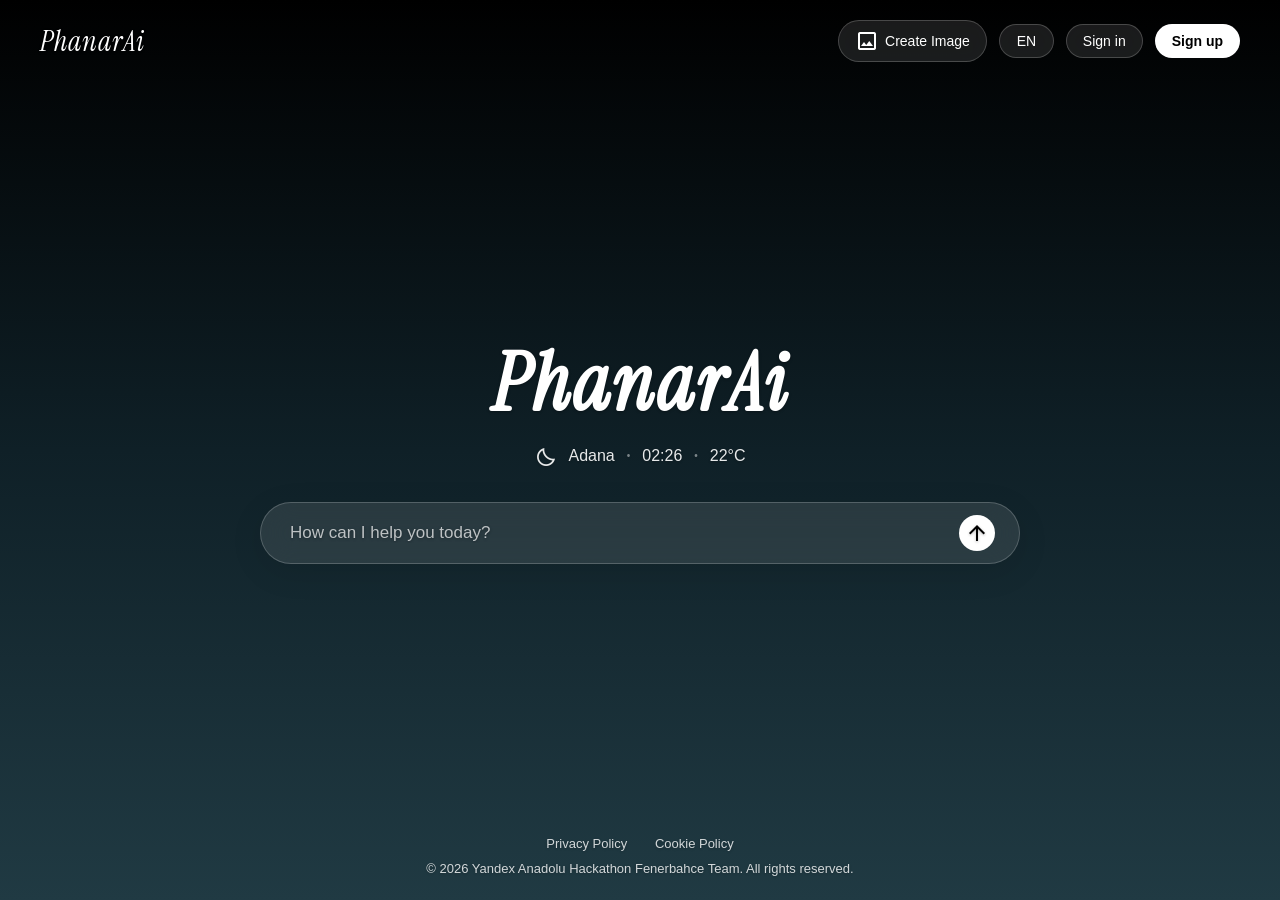
<file: index.html>
<!DOCTYPE html>
<html lang="tr">
<head>
    <meta charset="UTF-8">
    <meta name="viewport" content="width=device-width, initial-scale=1.0">
    <title>PhanarAi - Your Weather Companion</title>
    <link rel="stylesheet" href="style.css">
    <link rel="preconnect" href="https://fonts.googleapis.com">
    <link rel="preconnect" href="https://fonts.gstatic.com" crossorigin>
    <link href="https://fonts.googleapis.com/css2?family=Instrument+Serif:ital@1&display=swap" rel="stylesheet">
    <link rel="stylesheet" href="https://fonts.googleapis.com/css2?family=Material+Symbols+Outlined:opsz,wght,FILL,GRAD@24,400,0,0" />
</head>
<body>
    <script>
        (function(){
            const h = new Date().getHours();
            let t = 'night';
            if(h>=6 && h<8) t='sunrise';
            else if(h>=8 && h<12) t='morning';
            else if(h>=12 && h<17) t='noon';
            else if(h>=17 && h<19) t='sunset';
            else if(h>=19 && h<22) t='evening';
            document.body.className = `time-${t} weather-clear`;
        })();
    </script>
    
    <div id="sky-gradient"></div>
    <div id="clouds-layer"></div>
    <div id="fog-layer"></div>
    <canvas id="weather-canvas"></canvas>
    <div id="lightning-layer"></div>

    <nav class="navbar">
        <div class="nav-left">
            <span class="logo-font nav-logo" onclick="window.location.href='index.html'" style="cursor: pointer;">PhanarAi</span>
        </div>
        <button class="hamburger-btn" id="hamburger-btn">
            <span class="material-symbols-outlined">menu</span>
        </button>
        <div class="nav-right" id="nav-right">
            <button class="glass-btn" id="create-img-btn">
                <span class="material-symbols-outlined">image</span>
                <span id="txt-create-image">Create Image</span>
            </button>
            <select class="glass-btn" id="lang-select">
                <option value="en">EN</option>
                <option value="tr">TR</option>
                <option value="ru">RU</option>
            </select>
            <button class="glass-btn login-btn" id="nav-login" onclick="window.location.href='login.html'">Sign in</button>
            <button class="glass-btn signup-btn" id="nav-signup" onclick="window.location.href='signup.html'">Sign up</button>
        </div>
    </nav>

    <main class="center-content">
        <h1 class="logo-font main-logo">PhanarAi</h1>
        
        <div class="weather-widget">
            <span class="material-symbols-outlined" id="weather-icon">clear_night</span>
            <span id="location-text">Adana</span>
            <span class="dot-separator">•</span>
            <span id="time-text">--:--</span>
            <span class="dot-separator">•</span>
            <span id="temp-text">22°C</span>
        </div>
        
        <div class="search-container glass-panel">
            <input type="text" id="search-input" placeholder="How can I help you today?">
            <div class="search-actions">
                <span class="material-symbols-outlined icon-btn enter-btn">arrow_upward</span>
            </div>
        </div>
    </main>

    <footer>
        <div class="footer-links">
            <a href="#" id="txt-privacy">Privacy Policy</a>
            <a href="#" id="txt-cookie">Cookie Policy</a>
        </div>
        <div class="copyright">© 2026 Yandex Anadolu Hackathon Fenerbahce Team. All rights reserved.</div>
    </footer>

    <script src="weather.js"></script>
    <script src="main.js"></script>
</body>
</html>
</file>
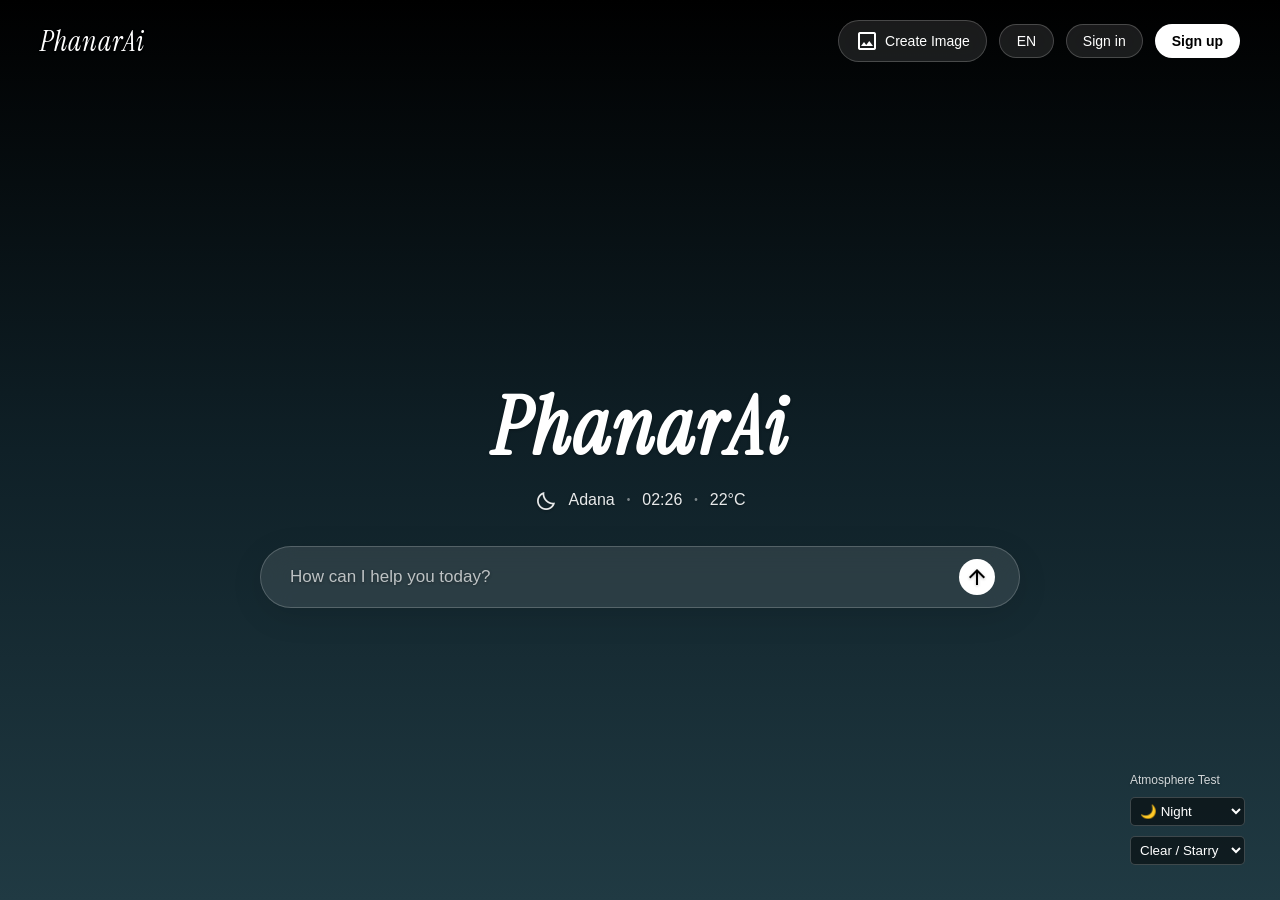
<file: indextest.html>
<!DOCTYPE html>
<html lang="tr">
<head>
    <meta charset="UTF-8">
    <meta name="viewport" content="width=device-width, initial-scale=1.0">
    <title>PhanarAi - Test Environment</title>
    <link rel="stylesheet" href="style.css">
    <link rel="preconnect" href="https://fonts.googleapis.com">
    <link rel="preconnect" href="https://fonts.gstatic.com" crossorigin>
    <link href="https://fonts.googleapis.com/css2?family=Instrument+Serif:ital@1&display=swap" rel="stylesheet">
    <link rel="stylesheet" href="https://fonts.googleapis.com/css2?family=Material+Symbols+Outlined:opsz,wght,FILL,GRAD@24,400,0,0" />
</head>
<body class="time-night weather-clear">
    
    <div id="sky-gradient"></div>
    <div id="clouds-layer"></div>
    <div id="fog-layer"></div>
    <canvas id="weather-canvas"></canvas>
    <div id="lightning-layer"></div>

    <nav class="navbar">
        <div class="nav-left">
            <span class="logo-font nav-logo" onclick="window.location.href='index.html'" style="cursor: pointer;">PhanarAi</span>
        </div>
        <button class="hamburger-btn" id="hamburger-btn">
            <span class="material-symbols-outlined">menu</span>
        </button>
        <div class="nav-right" id="nav-right">
            <button class="glass-btn" id="create-img-btn">
                <span class="material-symbols-outlined">image</span>
                <span id="txt-create-image">Create Image</span>
            </button>
            <select class="glass-btn" id="lang-select">
                <option value="en">EN</option>
                <option value="tr">TR</option>
                <option value="ru">RU</option>
            </select>
            <button class="glass-btn login-btn" id="nav-login" onclick="window.location.href='login.html'">Sign in</button>
            <button class="glass-btn signup-btn" id="nav-signup" onclick="window.location.href='signup.html'">Sign up</button>
        </div>
    </nav>

    <main class="center-content">
        <h1 class="logo-font main-logo">PhanarAi</h1>
        
        <div class="weather-widget">
            <span class="material-symbols-outlined" id="weather-icon">clear_night</span>
            <span id="location-text">Adana</span>
            <span class="dot-separator">•</span>
            <span id="time-text">--:--</span>
            <span class="dot-separator">•</span>
            <span id="temp-text">22°C</span>
        </div>
        
        <div class="search-container glass-panel">
            <input type="text" id="search-input" placeholder="How can I help you today?">
            <div class="search-actions">
                <span class="material-symbols-outlined icon-btn enter-btn">arrow_upward</span>
            </div>
        </div>
    </main>

    <div class="dev-menu glass-panel">
        <label style="font-size: 12px; opacity: 0.8;">Atmosphere Test</label>
        <select id="dev-time">
            <option value="sunrise">🌅 Sunrise</option>
            <option value="morning">☀️ Morning</option>
            <option value="noon">🌞 Noon</option>
            <option value="sunset">🌇 Sunset</option>
            <option value="evening">🌆 Evening</option>
            <option value="night" selected>🌙 Night</option>
        </select>
        <select id="dev-weather">
            <option value="clear" selected>Clear / Starry</option>
            <option value="clouds">Cloudy</option>
            <option value="rain">Rainy</option>
            <option value="heavy-rain">Heavy Rain</option>
            <option value="snow">Snowy</option>
            <option value="thunder">Thunderstorm</option>
            <option value="fog">Foggy</option>
        </select>
    </div>

    <script src="weather.js"></script>
    <script src="main.js"></script>

    <script>
        document.addEventListener('DOMContentLoaded', () => {
            const devTime = document.getElementById('dev-time');
            const devWeather = document.getElementById('dev-weather');

            setTimeout(() => {
                applyDevSettings();
            }, 150);

            devTime.addEventListener('change', applyDevSettings);
            devWeather.addEventListener('change', applyDevSettings);

            function applyDevSettings() {
                const time = devTime.value;
                const weather = devWeather.value;

                document.body.className = `time-${time} weather-${weather}`;

                if (window.setWeatherEffect) {
                    window.setWeatherEffect(weather);
                }

                const icon = document.getElementById('weather-icon');
                if (icon) {
                    let name = 'clear_day';
                    if (weather === 'clear') name = (time === 'night' || time === 'evening') ? 'clear_night' : 'clear_day';
                    else if (weather === 'clouds') name = 'cloud';
                    else if (weather === 'rain') name = 'rainy';
                    else if (weather === 'heavy-rain') name = 'storm';
                    else if (weather === 'snow') name = 'snowing';
                    else if (weather === 'thunder') name = 'thunderstorm';
                    else if (weather === 'fog') name = 'foggy';
                    icon.textContent = name;
                }
            }
        });
    </script>
</body>
</html>
</file>
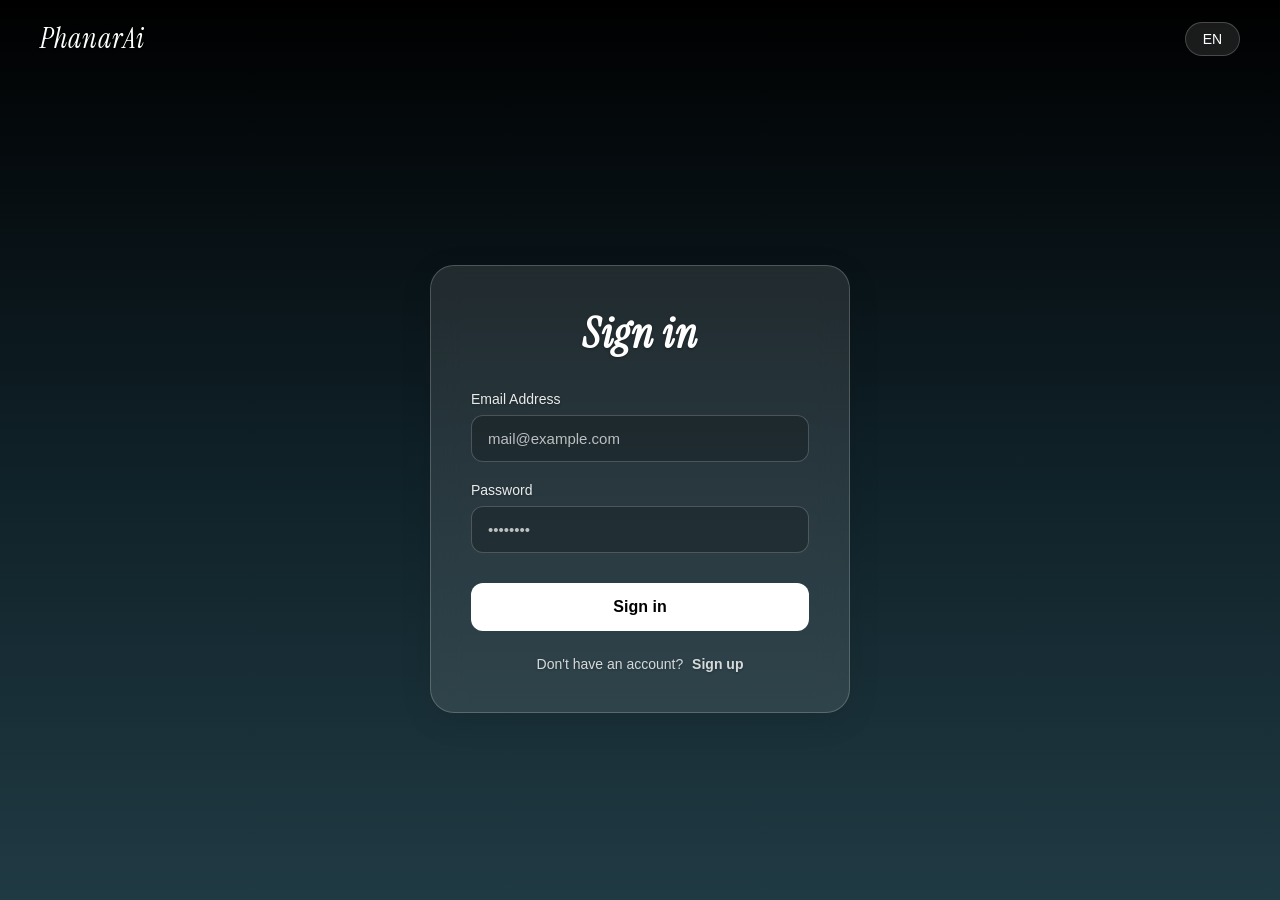
<file: login.html>
<!DOCTYPE html>
<html lang="tr">
<head>
    <meta charset="UTF-8">
    <meta name="viewport" content="width=device-width, initial-scale=1.0">
    <title>PhanarAi - Sign In</title>
    <link rel="stylesheet" href="style.css">
    <link rel="preconnect" href="https://fonts.googleapis.com">
    <link rel="preconnect" href="https://fonts.gstatic.com" crossorigin>
    <link href="https://fonts.googleapis.com/css2?family=Instrument+Serif:ital@1&display=swap" rel="stylesheet">
    <link rel="stylesheet" href="https://fonts.googleapis.com/css2?family=Material+Symbols+Outlined:opsz,wght,FILL,GRAD@24,400,0,0" />
</head>
<body>
    <script>
        (function(){
            const h = new Date().getHours();
            let t = 'night';
            if(h>=6 && h<8) t='sunrise';
            else if(h>=8 && h<12) t='morning';
            else if(h>=12 && h<17) t='noon';
            else if(h>=17 && h<19) t='sunset';
            else if(h>=19 && h<22) t='evening';
            document.body.className = `time-${t} weather-clear`;
        })();
    </script>
    
    <div id="sky-gradient"></div>
    <div id="clouds-layer"></div>
    <div id="fog-layer"></div>
    <canvas id="weather-canvas"></canvas>
    <div id="lightning-layer"></div>

    <nav class="navbar auth-navbar">
        <div class="nav-left">
            <span class="logo-font nav-logo" onclick="window.location.href='index.html'" style="cursor: pointer;">PhanarAi</span>
        </div>
        <div class="nav-right" id="nav-right">
            <select class="glass-btn" id="lang-select">
                <option value="en">EN</option>
                <option value="tr">TR</option>
                <option value="ru">RU</option>
            </select>
        </div>
    </nav>

    <main class="center-content">
        <div class="auth-container glass-panel">
            <h2 class="logo-font auth-title" id="txt-auth-title">Sign in</h2>
            
            <div class="input-group">
                <label id="txt-email-label">Email Address</label>
                <input type="email" id="email-input" placeholder="mail@example.com">
            </div>
            
            <div class="input-group">
                <label id="txt-pass-label">Password</label>
                <input type="password" id="pass-input" placeholder="••••••••">
            </div>
            
            <button class="auth-submit" id="btn-submit-login">Sign in</button>
            
            <div class="auth-link">
                <span id="txt-no-account">Don't have an account?</span> 
                <a href="signup.html" id="link-signup">Sign up</a>
            </div>
        </div>
    </main>

    <script src="weather.js"></script>
    <script src="main.js"></script>
</body>
</html>
</file>
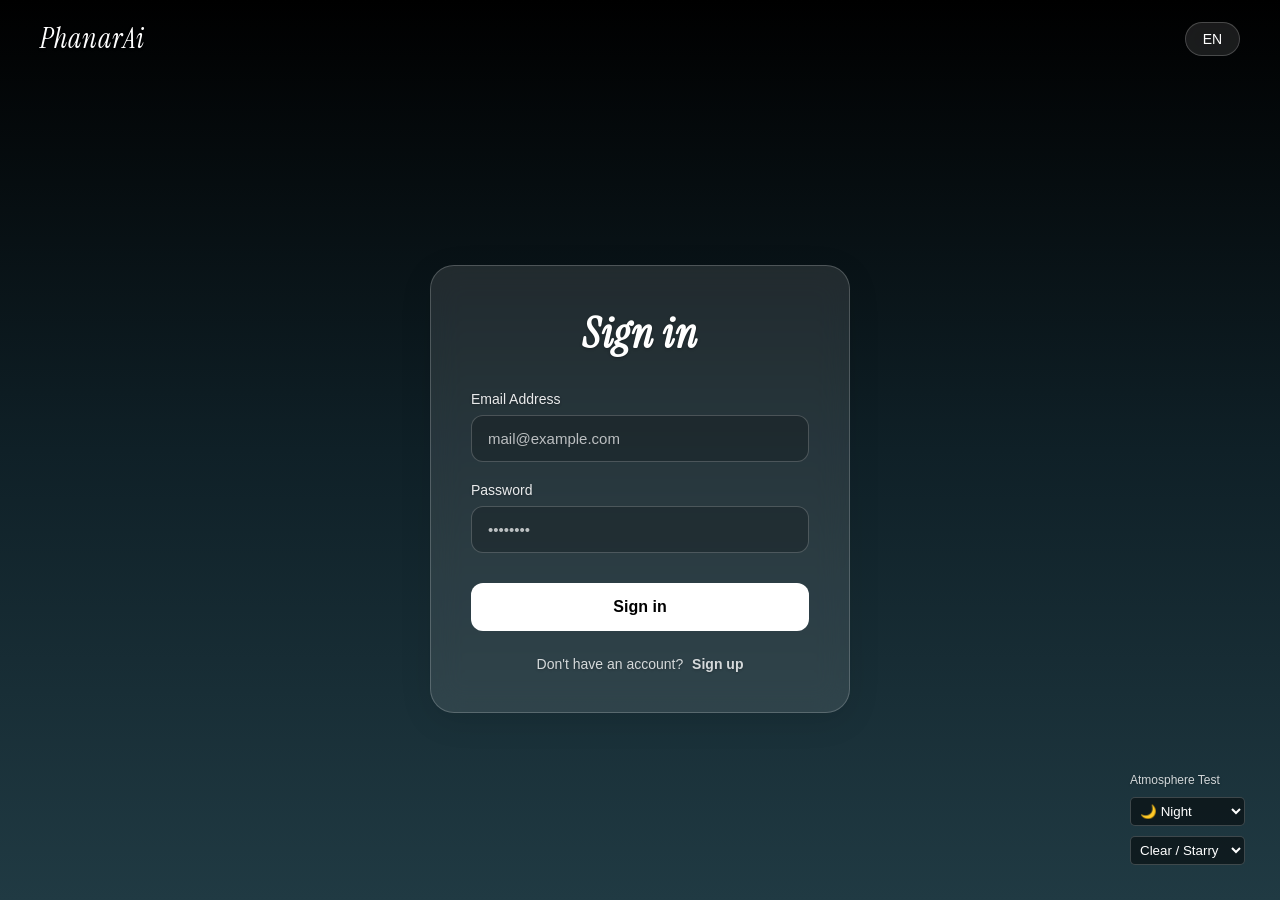
<file: logintest.html>
<!DOCTYPE html>
<html lang="tr">
<head>
    <meta charset="UTF-8">
    <meta name="viewport" content="width=device-width, initial-scale=1.0">
    <title>PhanarAi - Login Test</title>
    <link rel="stylesheet" href="style.css">
    <link rel="preconnect" href="https://fonts.googleapis.com">
    <link rel="preconnect" href="https://fonts.gstatic.com" crossorigin>
    <link href="https://fonts.googleapis.com/css2?family=Instrument+Serif:ital@1&display=swap" rel="stylesheet">
    <link rel="stylesheet" href="https://fonts.googleapis.com/css2?family=Material+Symbols+Outlined:opsz,wght,FILL,GRAD@24,400,0,0" />
</head>
<body class="time-night weather-clear">
    <div id="sky-gradient"></div>
    <div id="clouds-layer"></div>
    <div id="fog-layer"></div>
    <canvas id="weather-canvas"></canvas>
    <div id="lightning-layer"></div>

    <nav class="navbar auth-navbar">
        <div class="nav-left">
            <span class="logo-font nav-logo" onclick="window.location.href='index.html'" style="cursor: pointer;">PhanarAi</span>
        </div>
        <div class="nav-right" id="nav-right">
            <select class="glass-btn" id="lang-select">
                <option value="en">EN</option>
                <option value="tr">TR</option>
                <option value="ru">RU</option>
            </select>
        </div>
    </nav>

    <main class="center-content">
        <div class="auth-container glass-panel">
            <h2 class="logo-font auth-title" id="txt-auth-title">Sign in</h2>
            
            <div class="input-group">
                <label id="txt-email-label">Email Address</label>
                <input type="email" id="email-input" placeholder="mail@example.com">
            </div>
            
            <div class="input-group">
                <label id="txt-pass-label">Password</label>
                <input type="password" id="pass-input" placeholder="••••••••">
            </div>
            
            <button class="auth-submit" id="btn-submit-login">Sign in</button>
            
            <div class="auth-link">
                <span id="txt-no-account">Don't have an account?</span> 
                <a href="signup.html" id="link-signup">Sign up</a>
            </div>
        </div>
    </main>

    <div class="dev-menu glass-panel">
        <label style="font-size: 12px; opacity: 0.8;">Atmosphere Test</label>
        <select id="dev-time">
            <option value="sunrise">🌅 Sunrise</option>
            <option value="morning">☀️ Morning</option>
            <option value="noon">🌞 Noon</option>
            <option value="sunset">🌇 Sunset</option>
            <option value="evening">🌆 Evening</option>
            <option value="night" selected>🌙 Night</option>
        </select>
        <select id="dev-weather">
            <option value="clear" selected>Clear / Starry</option>
            <option value="clouds">Cloudy</option>
            <option value="rain">Rainy</option>
            <option value="heavy-rain">Heavy Rain</option>
            <option value="snow">Snowy</option>
            <option value="thunder">Thunderstorm</option>
            <option value="fog">Foggy</option>
        </select>
    </div>

    <script src="weather.js"></script>
    <script src="main.js"></script>
    <script>
        document.addEventListener('DOMContentLoaded', () => {
            const devTime = document.getElementById('dev-time');
            const devWeather = document.getElementById('dev-weather');
            setTimeout(() => applyDevSettings(), 150);
            devTime.addEventListener('change', applyDevSettings);
            devWeather.addEventListener('change', applyDevSettings);
            function applyDevSettings() {
                const time = devTime.value;
                const weather = devWeather.value;
                document.body.className = `time-${time} weather-${weather}`;
                if (window.setWeatherEffect) window.setWeatherEffect(weather);
            }
        });
    </script>
</body>
</html>
</file>
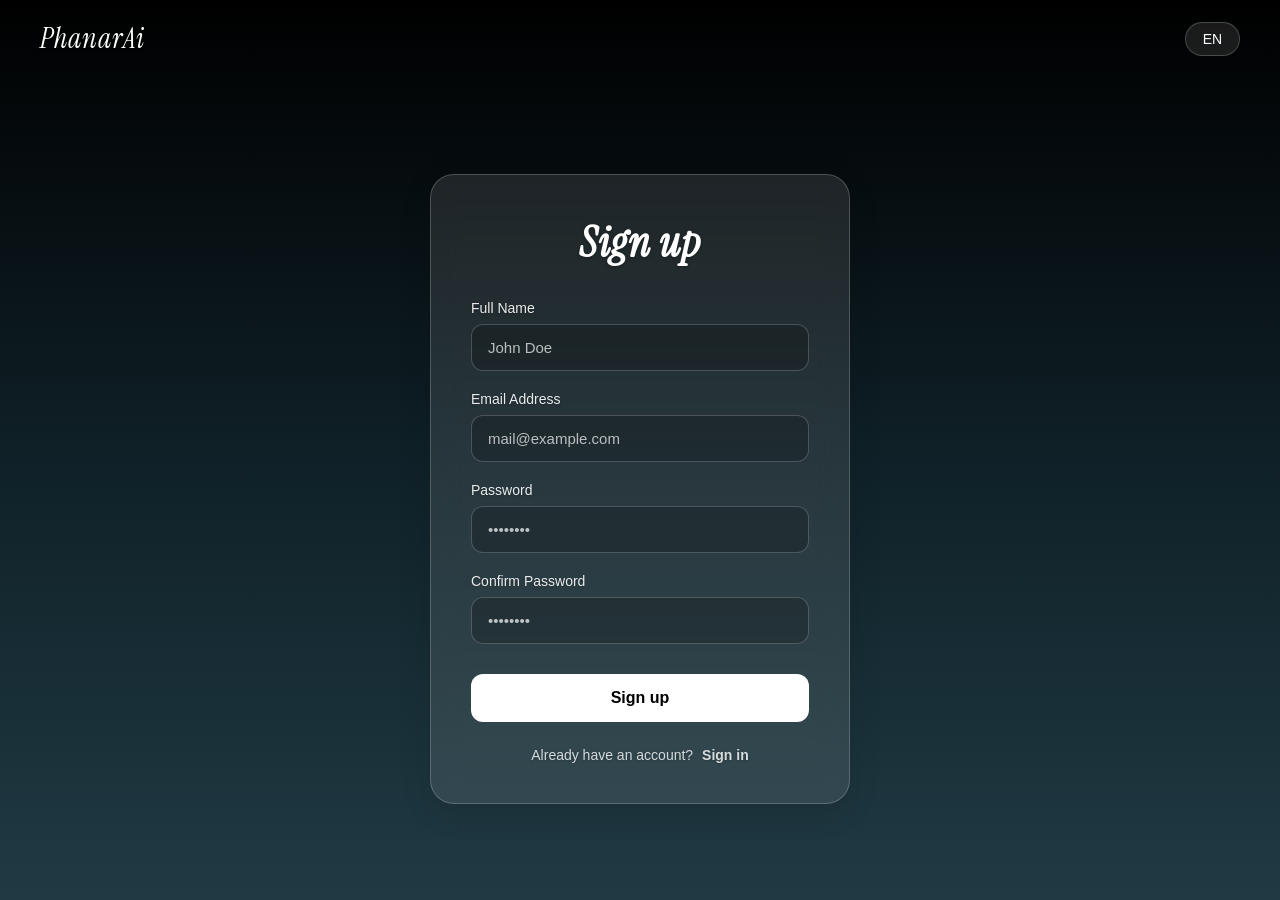
<file: signup.html>
<!DOCTYPE html>
<html lang="tr">
<head>
    <meta charset="UTF-8">
    <meta name="viewport" content="width=device-width, initial-scale=1.0">
    <title>PhanarAi - Sign Up</title>
    <link rel="stylesheet" href="style.css">
    <link rel="preconnect" href="https://fonts.googleapis.com">
    <link rel="preconnect" href="https://fonts.gstatic.com" crossorigin>
    <link href="https://fonts.googleapis.com/css2?family=Instrument+Serif:ital@1&display=swap" rel="stylesheet">
    <link rel="stylesheet" href="https://fonts.googleapis.com/css2?family=Material+Symbols+Outlined:opsz,wght,FILL,GRAD@24,400,0,0" />
</head>
<body class="time-night weather-clear">
    <div id="sky-gradient"></div>
    <div id="clouds-layer"></div>
    <div id="fog-layer"></div>
    <canvas id="weather-canvas"></canvas>
    <div id="lightning-layer"></div>

    <nav class="navbar auth-navbar">
        <div class="nav-left">
            <span class="logo-font nav-logo" onclick="window.location.href='index.html'">PhanarAi</span>
        </div>
        <div class="nav-right" id="nav-right">
            <select class="glass-btn" id="lang-select">
                <option value="en">EN</option>
                <option value="tr">TR</option>
                <option value="ru">RU</option>
            </select>
        </div>
    </nav>

    <main class="center-content">
        <div class="auth-container glass-panel">
            <h2 class="logo-font auth-title" id="txt-auth-title-up">Sign up</h2>
            
            <div class="input-group">
                <label id="txt-name-label">Full Name</label>
                <input type="text" id="name-input" placeholder="John Doe">
            </div>

            <div class="input-group">
                <label id="txt-email-label">Email Address</label>
                <input type="email" id="email-input" placeholder="mail@example.com">
            </div>
            
            <div class="input-group">
                <label id="txt-pass-label">Password</label>
                <input type="password" id="pass-input" placeholder="••••••••">
            </div>

            <div class="input-group">
                <label id="txt-pass-confirm-label">Confirm Password</label>
                <input type="password" id="pass-confirm-input" placeholder="••••••••">
            </div>
            
            <button class="auth-submit" id="btn-submit-signup">Sign up</button>
            
            <div class="auth-link">
                <span id="txt-has-account">Already have an account?</span> 
                <a href="login.html" id="link-signin">Sign in</a>
            </div>
        </div>
    </main>

    <script src="weather.js"></script>
    <script src="main.js"></script>
    <script src="auth.js"></script>
</body>
</html>
</file>
<file: style.css>
* { margin: 0; padding: 0; box-sizing: border-box; font-family: -apple-system, BlinkMacSystemFont, "Segoe UI", Roboto, sans-serif; }

:root {
    --ui-text: #ffffff;
    --ui-inverse-text: #000000;
    --ui-glass-bg: rgba(255, 255, 255, 0.1);
    --ui-glass-border: rgba(255, 255, 255, 0.2);
    --ui-glass-hover: rgba(255, 255, 255, 0.15);
    --placeholder-color: rgba(255, 255, 255, 0.7);
    --shadow-color: rgba(0, 0, 0, 0.3);
}

body.time-morning, body.time-noon {
    --ui-text: #0c132d;
    --ui-inverse-text: #ffffff;
    --ui-glass-bg: rgba(0, 0, 0, 0.05);
    --ui-glass-border: rgba(0, 0, 0, 0.15);
    --ui-glass-hover: rgba(0, 0, 0, 0.1);
    --placeholder-color: rgba(12, 19, 45, 0.6);
    --shadow-color: rgba(255, 255, 255, 0.2);
}

body {
    color: var(--ui-text);
    height: 100vh;
    display: flex;
    flex-direction: column;
    overflow: hidden;
    position: relative;
    text-shadow: 0 1px 3px var(--shadow-color);
    transition: color 0.5s ease;
}

.logo-font { font-family: 'Instrument Serif', serif; font-style: italic; }

#sky-gradient, #clouds-layer, #fog-layer, #weather-canvas, #lightning-layer {
    position: absolute; top: 0; left: 0; width: 100%; height: 100%; pointer-events: none;
}
#sky-gradient { z-index: -5; transition: background 2s ease; }
#clouds-layer { z-index: -4; opacity: 0; transition: opacity 2s ease; background: url('https://www.transparenttextures.com/patterns/stardust.png'); animation: drift 100s linear infinite; }
#weather-canvas { z-index: -3; }
#fog-layer { z-index: -2; opacity: 0; transition: opacity 2s ease; background: linear-gradient(to top, rgba(255,255,255,0.4), transparent); filter: blur(20px); }
#lightning-layer { z-index: -1; background: white; opacity: 0; }

body.time-sunrise #sky-gradient { background: linear-gradient(to bottom, #ff7e5f, #feb47b, #86a8e7); }
body.time-morning #sky-gradient { background: linear-gradient(to bottom, #56ccf2, #2f80ed); }
body.time-noon #sky-gradient { background: linear-gradient(to bottom, #2980b9, #6dd5fa, #ffffff); }
body.time-sunset #sky-gradient { background: linear-gradient(to bottom, #355C7D, #C06C84, #F67280, #F8B195); }
body.time-evening #sky-gradient { background: linear-gradient(to bottom, #141e30, #243b55); }
body.time-night #sky-gradient { background: linear-gradient(to bottom, #000000, #0f2027, #203a43); }

body.weather-clouds #clouds-layer, body.weather-rain #clouds-layer, body.weather-heavy-rain #clouds-layer, body.weather-thunder #clouds-layer { opacity: 0.6; }
body.weather-fog #fog-layer { opacity: 1; }
body.weather-thunder #lightning-layer { animation: lightning 5s infinite; }

@keyframes drift { from { background-position: 0 0; } to { background-position: 1000px 0; } }
@keyframes lightning {
    0%, 95%, 98%, 100% { opacity: 0; }
    96%, 99% { opacity: 0.8; }
}

.navbar { display: flex; justify-content: space-between; align-items: center; padding: 20px 40px; z-index: 101; width: 100%; box-sizing: border-box; }
.nav-logo { font-size: 28px; letter-spacing: 1px; cursor: pointer; }
.nav-right { display: flex; gap: 12px; align-items: center; }

.hamburger-btn { display: none; background: none; border: none; color: var(--ui-text); cursor: pointer; padding: 5px; z-index: 102; position: relative; }

.glass-btn {
    background: var(--ui-glass-bg);
    border: 1px solid var(--ui-glass-border);
    color: var(--ui-text);
    padding: 8px 16px;
    border-radius: 24px;
    backdrop-filter: blur(12px);
    -webkit-backdrop-filter: blur(12px);
    cursor: pointer; display: flex; align-items: center; gap: 6px;
    font-size: 14px; font-weight: 500; transition: all 0.2s ease;
}
.glass-btn:hover { background: var(--ui-glass-hover); transform: translateY(-1px); }

#lang-select { 
    appearance: none; 
    outline: none; 
    cursor: pointer; 
    text-align: center; 
    text-align-last: center; 
}
#lang-select option { background: #111; color: #fff; }

.signup-btn { background: var(--ui-text); color: var(--ui-inverse-text); font-weight: 600; text-shadow: none; }

.center-content { flex: 1; display: flex; flex-direction: column; justify-content: center; align-items: center; padding: 0 20px; z-index: 10; width: 100%; box-sizing: border-box; }

.main-logo { font-size: 80px; margin-bottom: 10px; letter-spacing: 2px; }

.weather-widget {
    display: flex;
    align-items: center;
    gap: 12px;
    font-size: 16px;
    font-weight: 500;
    margin-bottom: 35px;
    color: var(--ui-text); 
    opacity: 0.9;
}
.weather-widget .material-symbols-outlined { font-size: 22px; }
.dot-separator { opacity: 0.5; font-size: 10px; }

.search-container {
    display: flex; align-items: center; width: 100%; max-width: 760px;
    background: var(--ui-glass-bg); border: 1px solid var(--ui-glass-border);
    border-radius: 40px; padding: 12px 24px;
    backdrop-filter: blur(16px); -webkit-backdrop-filter: blur(16px);
    box-shadow: 0 8px 32px rgba(0, 0, 0, 0.1);
}

#search-input { flex: 1; background: transparent; border: none; color: var(--ui-text); font-size: 17px; padding: 0 15px 0 5px; outline: none; text-shadow: inherit; }
#search-input::placeholder { color: var(--placeholder-color); }
.search-actions { display: flex; align-items: center; gap: 15px; }

.enter-btn { 
    background: var(--ui-text); 
    color: var(--ui-inverse-text); 
    border-radius: 50%; 
    padding: 6px; 
    font-size: 20px; 
    display: flex; 
    align-items: center; 
    justify-content: center;
    cursor: pointer;
    transition: transform 0.2s ease;
}
.enter-btn:hover { transform: scale(1.05); }

.auth-container {
    width: 100%;
    max-width: 420px;
    padding: 40px;
    border-radius: 24px;
    display: flex;
    flex-direction: column;
    gap: 20px;
    background: var(--ui-glass-bg);
    border: 1px solid var(--ui-glass-border);
    backdrop-filter: blur(16px);
    -webkit-backdrop-filter: blur(16px);
    box-shadow: 0 8px 32px rgba(0, 0, 0, 0.1);
}

.auth-title { font-size: 42px; text-align: center; margin-bottom: 10px; letter-spacing: 1px; }

.input-group { display: flex; flex-direction: column; gap: 8px; }
.input-group label { font-size: 14px; font-weight: 500; opacity: 0.9; }

.input-group input {
    background: rgba(0, 0, 0, 0.2); 
    border: 1px solid var(--ui-glass-border);
    color: var(--ui-text);
    padding: 14px 16px;
    border-radius: 12px;
    outline: none;
    font-size: 15px;
    transition: all 0.3s ease;
}

body.time-morning .input-group input, 
body.time-noon .input-group input { background: rgba(255, 255, 255, 0.4); }

.input-group input:focus { border-color: var(--ui-text); background: rgba(0, 0, 0, 0.3); }

body.time-morning .input-group input:focus, 
body.time-noon .input-group input:focus { background: rgba(255, 255, 255, 0.6); }

.input-group input::placeholder { color: var(--placeholder-color); }

.auth-submit {
    background: var(--ui-text);
    color: var(--ui-inverse-text);
    padding: 15px;
    border: none;
    border-radius: 12px;
    font-size: 16px;
    font-weight: 600;
    cursor: pointer;
    margin-top: 10px;
    transition: transform 0.2s ease, opacity 0.2s ease;
}
.auth-submit:hover { transform: translateY(-2px); opacity: 0.9; }

.auth-link { text-align: center; font-size: 14px; opacity: 0.8; margin-top: 5px; }
.auth-link a { color: var(--ui-text); font-weight: 700; text-decoration: none; margin-left: 5px; transition: opacity 0.2s; }
.auth-link a:hover { opacity: 0.7; text-decoration: underline; }

footer { padding: 24px; display: flex; flex-direction: column; align-items: center; gap: 10px; font-size: 13px; opacity: 0.8; z-index: 10; }
.footer-links a { color: var(--ui-text); text-decoration: none; margin: 0 12px; }

.dev-menu {
    position: fixed;
    bottom: 20px;
    right: 20px;
    padding: 15px;
    display: flex;
    flex-direction: column;
    gap: 10px;
    z-index: 1000;
}
.dev-menu select {
    background: rgba(0,0,0,0.5);
    color: white;
    border: 1px solid rgba(255,255,255,0.2);
    padding: 5px;
    border-radius: 5px;
    cursor: pointer;
}

@media (max-width: 768px) {
    .navbar { padding: 15px 20px; }
    .hamburger-btn { display: block; }
    .nav-right {
        display: none;
        position: fixed;
        top: 0; left: 0; right: 0; bottom: 0;
        background: rgba(0, 0, 0, 0.85);
        backdrop-filter: blur(15px);
        -webkit-backdrop-filter: blur(15px);
        flex-direction: column;
        justify-content: center;
        align-items: center;
        gap: 25px;
        z-index: 100;
    }
    .nav-right.active { display: flex; }
    .nav-right .glass-btn { width: 80%; justify-content: center; font-size: 16px; padding: 15px; }
    
    .auth-navbar .hamburger-btn { display: none !important; }
    .auth-navbar .nav-right {
        display: flex;
        position: static;
        background: transparent;
        backdrop-filter: none;
        -webkit-backdrop-filter: none;
        border: none;
        padding: 0;
        flex-direction: row;
        width: auto;
        height: auto;
        z-index: 10;
    }
    .auth-navbar .nav-right .glass-btn { width: auto; padding: 8px 16px; font-size: 14px; justify-content: center; }

    .main-logo { font-size: 50px; }
    .weather-widget { font-size: 14px; }
    .auth-container { padding: 30px 20px; }
}
</file>
